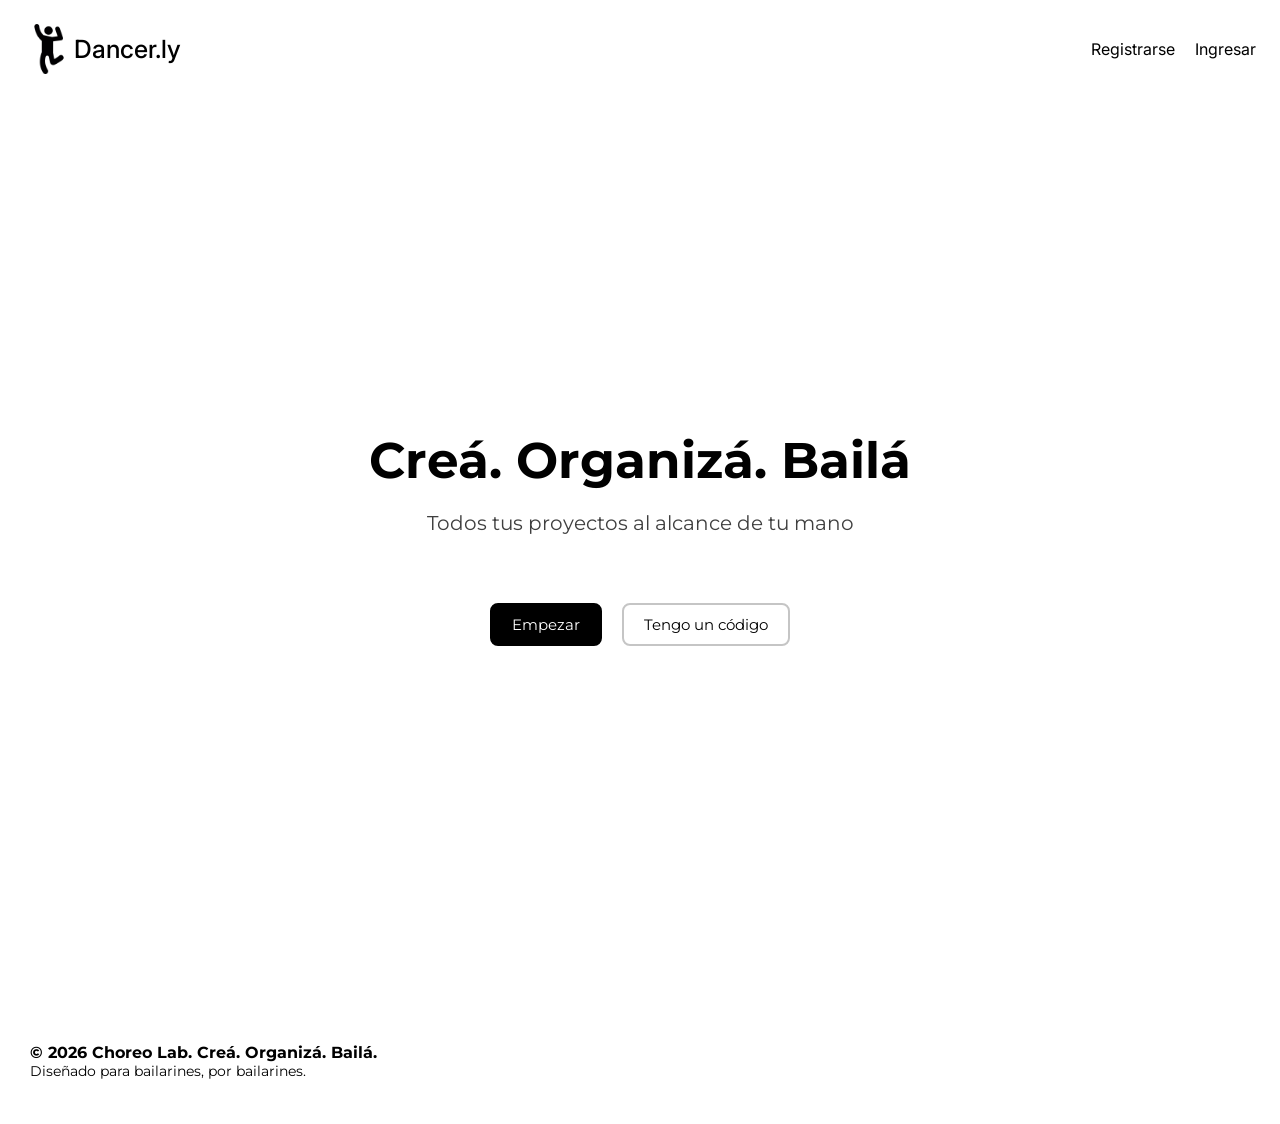
<file: index.html>
<!DOCTYPE html>
<html lang="es">
<head>
    <meta charset="UTF-8">
    <meta name="viewport" content="width=device-width, initial-scale=1.0">
    <meta name="description" content="Dancer.ly — Gestioná tus equipos, coreografías y ensayos en un solo lugar.">
    <link rel="shortcut icon" href="assets/favicon.ico" type="image/x-icon">
    <link rel="preconnect" href="https://fonts.googleapis.com">
    <link rel="preconnect" href="https://fonts.gstatic.com" crossorigin>
    <link href="https://fonts.googleapis.com/css2?family=Inter:opsz,wght@14..32,500&family=Montserrat:wght@500&display=swap" rel="stylesheet">
    <link rel="stylesheet" href="css/reset.css">
    <link rel="stylesheet" href="css/variables.css">
    <link rel="stylesheet" href="css/style.css">  
    <title>Dancer.ly</title>
</head>
<body>
    <header class="header">
            <nav class="navbar" aria-label="Navegación principal">
                <a href="index.html" class="nav__logo" aria-label="Dancer.ly - Inicio">
                    <img src="assets/hombre-bailando.png" alt="figura de hombre bailando">
                    <span class="nav__title">Dancer.ly</span>
                </a>
                <ul class="nav__links">
                    <li><a id="register" href="#" class="nav__link nav__link--primary">Registrarse</a></li>
                    <li><a id="login" href="#" class="nav__link nav__link--secondary">Ingresar</a></li>
                </ul>
            </nav>
        </header>
    <main class="main--hero">
        <section class="hero">
            <div class="hero__texts">
                <h1 class="hero__title">Creá. Organizá. Bailá</h1>
                <p class="hero__subtitle">Todos tus proyectos al alcance de tu mano</p>
            </div>
            <div class="hero__links">
                <button id="hero-start"  class="hero__link hero__link--primary" type="button">Empezar</button>
                <button id="hero-code" class="hero__link hero__link--secondary" type="button">Tengo un código</button>
            </div>
        </section>
    </main>
    <footer class="footer">
        <div class="footer__info">
            <h3 class="footer__title">© 2026 Choreo Lab. Creá. Organizá. Bailá.</h3>
            <p class="footer__text">Diseñado para bailarines, por bailarines.</p>
        </div>
    </footer>
    <div class="modal-overlay" id="modal-login">
        <div class="modal">
            <button type="button" id="modal-close-login" class="modal__close" aria-label="Cerrar modal">✕</button>
            <h2 class="modal__title">Ingresar</h2>                
            <form id="form_login" class="modal__form">
                <label for="email-login">Correo Electronico</label>
                <input 
                    type="email" 
                    id="email-login" 
                    name="email"
                    placeholder="xxxx@example.com"
                    autocomplete="email"
                    required
                >
                <label for="password-login">Contraseña</label>
                <input 
                    type="password" 
                    id="password-login"
                    name="password"
                    placeholder="*********"
                    autocomplete="current-password"
                    required
                >
                <a class="form__forget" href="">Olvidé mi contraseña</a>
                <button type="submit" class="form__submit" >Ingresar</button>
            </form>
            <p class="modal__divider">o</p>
            <button type="button" class="modal__continue"><img src="assets/search.png" alt="Google">Continuar con Google</button>
            <div class="modal__registered">
                <p>No tenes una cuenta? <a class="modal__registered--link" href="#" id="notRegister">Registrate ahora!</a></p>
            </div>
            <p class="modal__legal">Al iniciar sesión, estás aceptando nuestros <br> Términos y Condiciones y nuestra política<br> sobre Protección de Datos
            </p>
        </div>
    </div>
    <div class="modal-overlay" id="modal-register">
        <div class="modal">
            <button type="button" id="modal-close-register" class="modal__close" aria-label="Cerrar modal">✕</button>
            <h2 class="modal__title">Registrarse</h2>                
            <form  id="form_register" class="modal__form">
                <div class="form__info">
                <div class="form__side">
                    <label for="nombre-register">Nombre</label>
                <input 
                    type="text"
                    id="nombre-register"
                    name="nombre"
                    autocomplete="given-name"
                    required
                >
                <label for="apellido-register">Apellido</label>
                <input 
                    type="text"
                    id="apellido-register"
                    name="apellido"
                    autocomplete="family-name"
                    required
                >
                <label for="fecha-nacimiento-register">Fecha de Nacimiento</label>
                <input 
                    type="date"
                    id="date-register"
                    name="nacimiento"
                    autocomplete="bday"
                    placeholder=" "
                    required
                >
                </div>
                <div class="form__side">
                <label for="email-register">Correo Electronico</label>
                <input 
                    type="email"
                    id="email-register"
                    name="email"
                    autocomplete="email"
                    required
                >
                <label for="password-register">Contraseña</label>
                <input 
                    type="password" 
                    id="password-register"
                    name="password"
                    autocomplete="new-password"
                    required
                >
                <label for="repetir-contraseña">Repetir Contraseña</label>
                <input
                    type="password" 
                    id="repetir-contraseña"
                    name="repeat-password" 
                    required
                >                  
                </div>
                </div>
                <button class="form__submit" type="submit">Crear cuenta</button>
            </form>
            <p class="modal__divider">o</p>
            <button type="button" class="modal__continue"><img src="assets/search.png" alt="">Continuar con Google</button>
            <a class=" modal__registered modal__registered--link" href="#" id="alreadyLogged">Ya tengo una cuenta</a>
            <p class="modal__legal">Al registrate, estás aceptando nuestros <br> Términos y Condiciones y nuestra política<br> sobre Protección de Datos
            </p>
        </div>
    </div>
        <script src="js/app.js"></script>
</body>
</html>
</file>
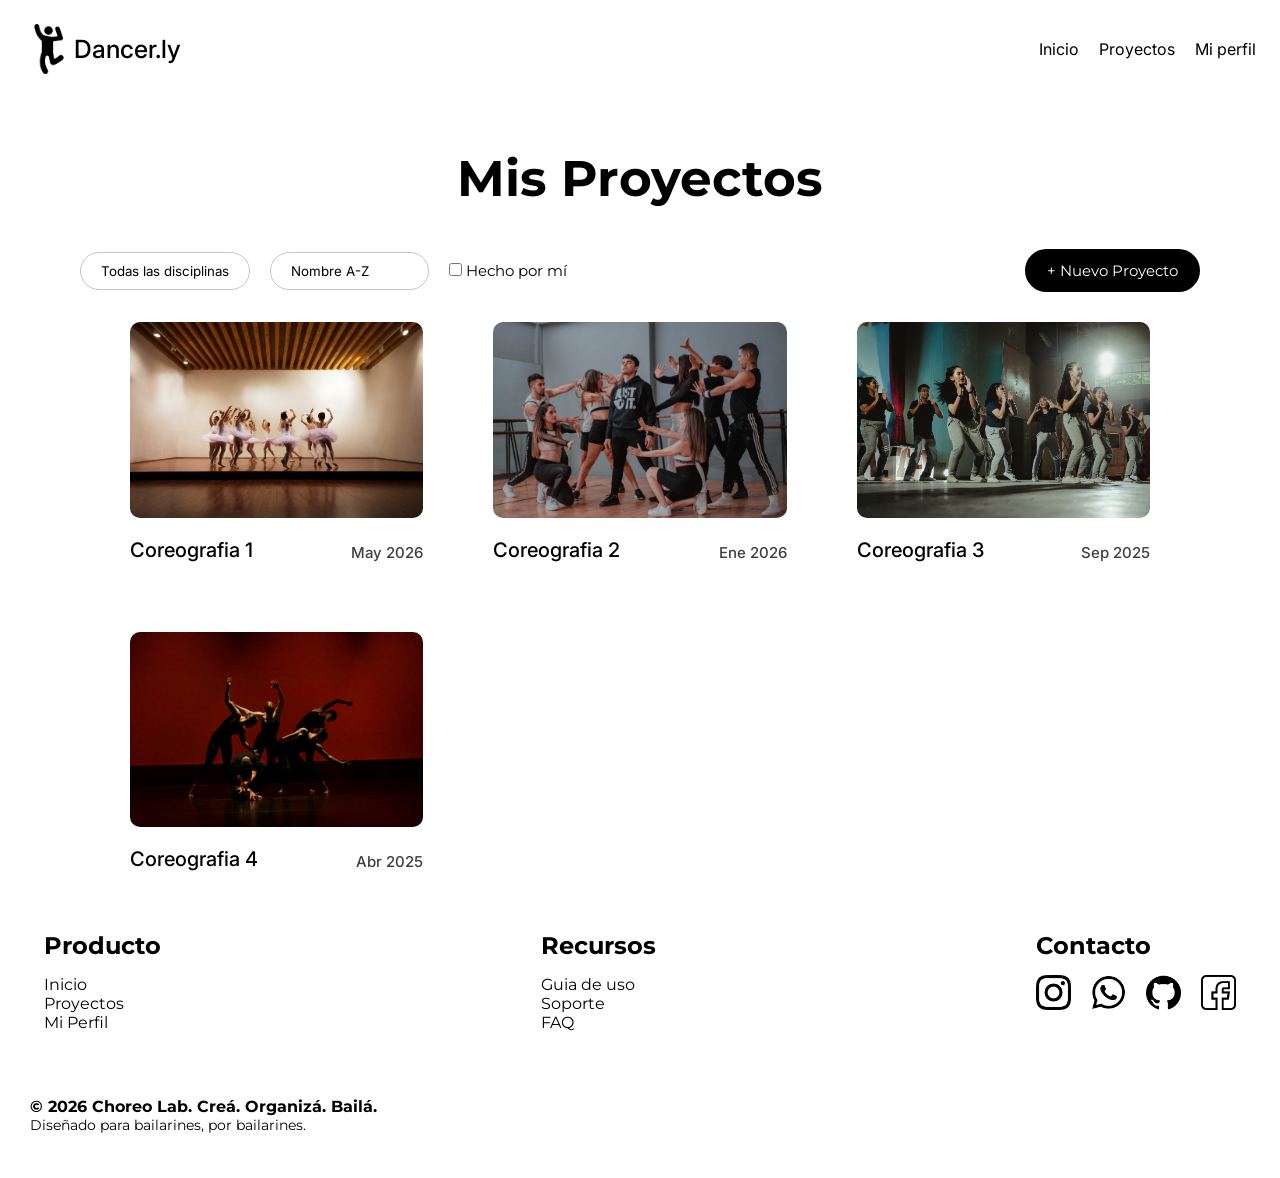
<file: pages/proyectos.html>
<!DOCTYPE html>
<html lang="es">
    <head>
        <meta charset="UTF-8">
        <meta name="viewport" content="width=device-width, initial-scale=1.0">
        <link rel="shortcut icon" href="../assets/favicon.ico" type="image/x-icon">
        <link rel="preconnect" href="https://fonts.googleapis.com">
        <link rel="preconnect" href="https://fonts.gstatic.com" crossorigin>
        <link href="https://fonts.googleapis.com/css2?family=Inter:opsz,wght@14..32,500&family=Montserrat:wght@500&display=swap" rel="stylesheet">
        <link rel="stylesheet" href="../css/reset.css">
        <link rel="stylesheet" href="../css/variables.css">
        <link rel="stylesheet" href="../css/style.css">
        <title>Mis Proyectos</title>
    </head>
    <body>
        <header class="header">
            <nav class="navbar" aria-label="Navegación principal">
                <a href="inicio.html" class="nav__logo">
                    <img src="../assets/hombre-bailando.png" alt="hombre-bailando">
                    <span>Dancer.ly</span>
                </a>
                <ul class="nav__links">
                    <li><a href="inicio.html">Inicio</a></li>
                    <li><a href="proyectos.html">Proyectos</a></li>
                    <li><a href="mi-perfil.html">Mi perfil</a></li>
                </ul>
            </nav>
        </header>
        <main class="main">
            <section class="projects">
                <h1 class="project__title">Mis Proyectos</h1>
                <div class="projects-toolbar">         
                    <div class="projects-toolbar__filters">  
                        <select class="projects-toolbar__filter" name="discipline" id="discipline-filter">
                            <option value="">Todas las disciplinas</option>
                            <option value="hip-hop">Hip Hop</option>
                            <option value="jazz">Jazz</option>
                            <option value="contemporaneo">Contemporáneo</option>  
                        </select>
                        <select class="projects-toolbar__filter" name="sort" id="sort-filter">
                            <option value="name-ascending">Nombre A-Z</option>
                            <option value="name-descending">Nombre Z-A</option> 
                            <option value="date-descending">Fecha mas nueva</option>
                            <option value="date-ascending">Fecha mas antigua</option>
                        </select>
                        <label class="projects-toolbar__checkbox">
                            <input type="checkbox" id="by-me-filters" name="by-me">
                            Hecho por mí
                        </label>
                    </div>
                    <button class="projects-toolbar__new">+ Nuevo Proyecto</button>
                </div>
                <div class="projects-grid">
                    <a href="#" class="project-card">
                        <img src="../assets/francesco-tommasini-lxgaErpLQN8-unsplash.jpg" alt="ballet" class="project-card__image">
                        <div class="project-card__info">
                            <h2 class="project-card__title">Coreografia 1</h2>
                            <h3 class="project-card__date" >May 2026</h3>
                        </div>
                    </a>
                    <a href="#" class="project-card">
                        <img class="project-card__image" src="../assets/miguel-angel-hernandez-Nwc-Z3_aEvw-unsplash.jpg" alt="singer" class="project-card__image">
                        <div class="project-card__info">
                            <h2 class="project-card__title">Coreografia 2</h2>
                            <h3 class="project-card__date">Ene 2026</h3>
                        </div>
                    </a>
                    <a href="#" class="project-card">
                        <img src="../assets/rainier-ridao-GRDpPpKczdY-unsplash.jpg" alt="crew" class="project-card__image">
                        <div class="project-card__info">
                            <h2 class="project-card__title">Coreografia 3</h2>
                            <h3 class="project-card__date">Sep 2025</h3>
                        </div>
                    </a>
                    <a href="#" class="project-card">
                        <img src="../assets/samantha-weisburg-hFTcxZFsG6g-unsplash.jpg" alt="performance" class="project-card__image">
                        <div class="project-card__info">
                            <h2 class="project-card__title">Coreografia 4</h2>
                            <h3 class="project-card__date">Abr 2025</h3>
                        </div>
                    </a>
                </div>    
            </section>
        </main>
        <footer class="footer">
            <div class="footer__content">
                <section class="footer__products">
                <h2>Producto</h2>
                <ul>
                    <li><a href="inicio.html">Inicio</a></li>
                    <li><a href="proyectos.html">Proyectos</a></li>
                    <li><a href="mi-perfil.html">Mi Perfil</a></li>
                </ul>
                </section>
                <section class="footer__resources">
                    <h2>Recursos</h2>
                    <ul>
                        <li><a href="guia-uso.html">Guia de uso</a></li>
                        <li><a href="#">Soporte</a></li>
                        <li><a href="#">FAQ</a></li>
                    </ul>
                </section>
                <section class="footer__contact">
                    <h2>Contacto</h2>
                    <div class="footer__rrss">
                        <a href="https://www.instagram.com/ggreco.r/">
                            <img src="../assets/instagram.png" alt="instagram">
                        </a>
                        <a href="wa.link/zfld8z">
                            <img src="../assets/whatsapp.png" alt="whatsapp">
                        </a>
                        <a href="#">
                            <img src="../assets/github.png" alt="github">
                        </a>
                        <a href="#">
                            <img src="../assets/facebook.png" alt="facebook">
                        </a>
                    </div>
                </section>
            </div>
            <div class="footer__info">
                <h3 class="footer__title">© 2026 Choreo Lab. Creá. Organizá. Bailá.</h3>
                <p class="footer__text">Diseñado para bailarines, por bailarines.</p>
            </div>
        </footer>
        <script src="../js/app.js"></script>
    </body>
</html>
</file>
<file: css/variables.css>
:root {

/* Colores */

    --color-base: #ffffff;
    --color-text: #000000;
    --color-text-muted: #3f3f3f;
    --color-border: #c5c5c5;
    --color-second: #00488A;

/* Fuentes */

    --font-primary: "Montserrat", sans-serif;
    --font-nav: "Inter", sans-serif;

    --weight-bold: ;
    --weight-normal: 500;

/* Bordes */
    --radius-sm: ;
    --radius-md: ;
    --radius-full: ;

/* Tamaños */

    --text-xxs: 12px;
    --text-xs: 14px;
    --text-s: 15px;
    --text-m: 20px;
    --text-l: 25px;
    --text-xl: 50px;
    


}
</file>
<file: css/style.css>
body{
    background-color: var(--color-base);
    color: var(--color-text);
    font-family: var(--font-primary);
}


/* HEADER */



/* NAV */
.navbar{
    padding: 24px;
    font-family: var(--font-nav);
    display: flex;
    justify-content: space-between;
    align-items: center;
}

.nav__links{
    display: flex;
    gap: 20px;
}

.nav__link{
    display: inline-block;
    transition: transform 0.3s ease;
}

.nav__link:hover {
    transform: scale(1.1);
}


.nav__logo{
    display: flex;
    align-items: center;
    font-size: var(--text-l);
    font-weight: 500;
    img{
        width: 50px;
    }
}

/* MAIN */

.main--hero{
    display: flex;
    justify-content: center;
    align-items: center;
    padding: 64px 120px;
    min-height: 100vh;
}

.main{
    padding: 30px 0px;
}

.hero{
    display: flex;
    flex-direction: column;
    align-items: center;
    justify-content: center;
    gap: 48px;
}

.hero__texts{
    display: flex;
    flex-direction: column;
    justify-content: center;
    align-items: center;
    gap: 20px;
}

.hero__title{
    font-size: var(--text-xl);
}

.hero__subtitle{
    font-size: var(--text-m);
    color: var(--color-text-muted);
}

.hero__links{

    font-size: var(--text-s);
    padding: 20px;
    display: flex;
    gap: 20px;

}

.hero__link{
    cursor: pointer;
    padding: 10px 20px;
    border-radius: 8px;
    border-style: solid;
}

.hero__link--primary{
    background-color: var(--color-text);
    color: var(--color-base);
    border-color: var(--color-text);
    transition: background-color 0.4s ease,
                color 0.4s ease,
                border-color 0.4s ease
}

.hero__link--primary:hover{
    background-color: var(--color-base);
    color: var(--color-text);
    border-color: var(--color-border);
}

.hero__link--secondary{
    background-color: var(--color-base);
    color: var(--color-text);
    border-color: var(--color-border);
    transition: background-color 0.4s ease,
                color 0.4s ease,
                border-color 0.4s ease
}

.hero__link--secondary:hover{
    background-color: var(--color-text);
    color: var(--color-base);
    border-color: var(--color-text);
}

/*            PAGINA        PROYECTOS           */

.projects{
    display: flex;
    flex-direction: column;
    align-items: center;
    gap: 20px;
}

.project__title{
    padding: 20px;
    font-family: var(--font-primary);
    font-size: var(--text-xl);
}

.projects-toolbar{
    width: 100%;
    padding: 0px 80px;
    display: flex;
    justify-content: space-between;
}

.projects-toolbar__filters{
    display: flex;
    gap: 20px;
    align-items: center;
    font-size: var(--text-s);
}


.projects-toolbar__filter{
    padding: 10px 20px;
    font-family: var(--font-nav);
    background-color: var(--color-base);
    border-style: solid;
    border-color: var(--color-border);
    border-radius: 25px;
    appearance: none;
}

input[type="checkbox"] {
    accent-color: var(--color-text-muted);
}

.projects-toolbar__new{
    padding: 10px 20px;
    cursor: pointer;
    font-size: var(--text-s);
    border-radius: 25px;
    border-style: solid;
    background-color: var(--color-text);
    color: var(--color-base);
    border-color: var(--color-text);
}



.projects-grid{
    padding: 0px 120px;
    display: grid;
    grid-template-columns: repeat(3,1fr);
    gap: 50px;
}


/* CARDS */


.project-card{
    font-family: var(--font-nav);
}

.project-card__image{
    padding: 10px;
    border-radius: 20px;
}

.project-card__info{
    display: flex;
    justify-content: space-between;
    align-items: end;
    padding: 10px;
}

.project-card__title{
    font-size: var(--text-m);
    font-weight: var(--weight-normal);
}

.project-card__date{
    font-size: var(--text-s);
    color: var(--color-text-muted);
    font-weight: var(--weight-normal);
}


/* FOOTER */

.footer{
    display: flex;
    flex-direction: column;
}

.footer__content{
    padding: 20px 44px;
    display: flex;
    justify-content: space-between;
}

.footer__products{
    display: flex;
    flex-direction: column;
    gap: 15px;
}

.footer__resources{
    display: flex;
    flex-direction: column;
    gap: 15px;
}
.footer__contact{
    display: flex;
    flex-direction: column;
    gap: 15px;
}
.footer__info{
    font-size: var(--text-xs);
    padding: 44px 30px;
}

.footer__rrss{
    display: flex;
    gap: 20px;
    a{
        img{
            width: 35px;
        }
    }
}


/* MODAL */

.modal-overlay{
    display: none;
}

.modal-overlay.active{
    display: flex;
    justify-content: center;
    align-items: center;
    position: fixed;
    top: 0;
    left: 0;
    width: 100%;
    height: 100%;
    background-color: rgba(0, 0, 0, 0.5);
    z-index: 100;
}

.modal{
    display: flex;
    flex-direction: column;
    align-items: center;
    width: 40%;
    gap: 10px;
    background-color: var(--color-base);
    border-radius: 5px;
    padding: 20px;
}

.modal__close{
    color: var(--color-text);
    font-size: var(--text-s);
    border-style: none;
    background-color: var(--color-base);
    cursor: pointer;
    align-self: flex-end;
}

.modal__form{
    display: flex;
    flex-direction: column;
    gap: 10px;
    width: 100%;
    }

.form__info{
    display: flex;
    gap: 10px;

}

.form__side{
    display: flex;
    flex-direction: column;
    width: 50%;
    gap: 10px;
}

.form__submit{
    width: 100%;
    border-radius: 30px;
    padding: 8px;
    background-color: var(--color-text);
    color: var(--color-base);
    border-style: solid;
    border-width: 1px;
}

.form__forget{
    align-self: flex-end;
    font-size: var(--text-xs);
    color: var(--color-second);
}

.form__forget:hover{
    text-decoration: underline;
}

.modal__continue{
    width: 100%;
    padding: 8px;
    display: flex;
    align-items: center;
    justify-content: center;
    gap: 10px;
    border-radius: 30px;
    background-color: var(--color-base);
    border-style: solid;
    border-width: 1px;
    img{
        width: 20px;
    }
}

.modal__registered{
    font-size: var(--text-xs);
}

.modal__registered--link{
    color: var(--color-second);
}

.modal__registered--link:hover{
    text-decoration: underline;
}

.modal__legal{
    font-size: var(--text-xxs);
    text-align: center;
}
</file>
